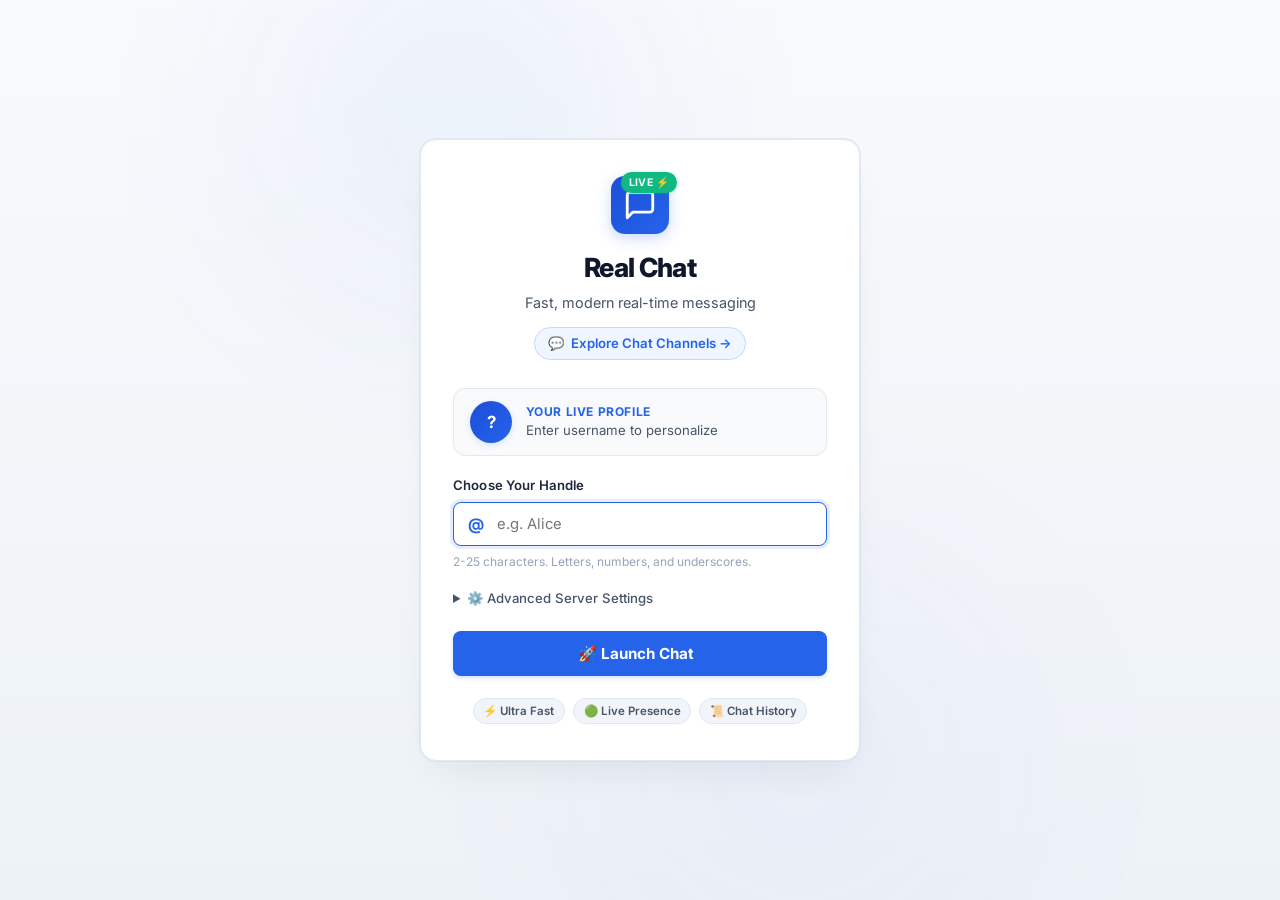
<file: frontend/index.html>
<!DOCTYPE html>
<html lang="en">
<head>
  <meta charset="UTF-8">
  <meta name="viewport" content="width=device-width, initial-scale=1.0">
  <title>Real Chat</title>
  <link rel="stylesheet" href="style.css">
  <link rel="preconnect" href="https://fonts.googleapis.com">
  <link rel="preconnect" href="https://fonts.gstatic.com" crossorigin>
  <link href="https://fonts.googleapis.com/css2?family=Inter:wght@400;500;600;700&display=swap" rel="stylesheet">
</head>
<body>
  <div id="app" class="app-container">

    <!-- ================= JOIN / LOGIN SCREEN ================= -->
    <section id="join-screen" class="screen active">
      <!-- Ambient Backlight Orbs -->
      <div class="ambient-glow glow-1"></div>
      <div class="ambient-glow glow-2"></div>
      <div class="ambient-glow glow-3"></div>

      <div class="join-card glassmorphism">
        <div class="brand-header">
          <div class="brand-icon-wrapper">
            <div class="brand-icon gradient-glow">
              <svg viewBox="0 0 24 24" width="34" height="34" fill="none" stroke="currentColor" stroke-width="2" stroke-linecap="round" stroke-linejoin="round">
                <path d="M21 15a2 2 0 0 1-2 2H7l-4 4V5a2 2 0 0 1 2-2h14a2 2 0 0 1 2 2z"></path>
              </svg>
            </div>
            <span class="status-pulse-badge">LIVE ⚡</span>
          </div>

          <h1 class="gradient-title">Real Chat</h1>
          <p class="brand-subtitle">Fast, modern real-time messaging</p>
          
          <div class="hero-nav-switch">
            <a href="rooms.html" class="nav-link-btn gradient-border-btn" title="Explore Chat Rooms">
              <span class="nav-icon">💬</span>
              <span>Explore Chat Channels →</span>
            </a>
          </div>
        </div>

        <div id="join-error" class="alert-banner hidden" role="alert"></div>

        <!-- Live Avatar Identity Preview -->
        <div class="avatar-preview-box">
          <div class="avatar-preview" id="join-avatar-preview">?</div>
          <div class="avatar-meta">
            <span class="avatar-label">Your Live Profile</span>
            <span class="avatar-sub" id="avatar-sub-text">Enter username to personalize</span>
          </div>
        </div>

        <form id="join-form" class="join-form" autocomplete="off">
          <div class="form-group">
            <label for="username-input">Choose Your Handle</label>
            <div class="input-wrapper glowing-input">
              <span class="input-icon">@</span>
              <input 
                type="text" 
                id="username-input" 
                name="username" 
                placeholder="e.g. Alice" 
                maxlength="25" 
                required 
                autofocus
              >
            </div>
            <span class="input-hint">2-25 characters. Letters, numbers, and underscores.</span>
          </div>

          <details class="server-config-toggle">
            <summary>⚙️ Advanced Server Settings</summary>
            <div class="form-group config-field">
              <label for="server-url-input">WebSocket Base URL</label>
              <input 
                type="text" 
                id="server-url-input" 
                name="serverUrl" 
                value="ws://localhost:8000/ws" 
                placeholder="ws://localhost:8000/ws"
              >
              <span class="input-hint">Target endpoint: <code>{base_url}/{username}</code></span>
            </div>
          </details>

          <button type="submit" id="join-btn" class="btn btn-vibrant btn-block">
            <span class="btn-text">🚀 Launch Chat</span>
            <span class="btn-spinner hidden"></span>
          </button>

          <!-- Feature Pills -->
          <div class="feature-pills">
            <span class="pill">⚡ Ultra Fast</span>
            <span class="pill">🟢 Live Presence</span>
            <span class="pill">📜 Chat History</span>
          </div>
        </form>
      </div>
    </section>

    <!-- ================= MAIN CHAT SCREEN ================= -->
    <section id="chat-screen" class="screen hidden">
      <!-- Chat Header -->
      <header class="chat-header">
        <div class="chat-header-left">
          <button id="toggle-sidebar-btn" class="icon-btn mobile-only" aria-label="Toggle Online Users">
            <svg viewBox="0 0 24 24" width="22" height="22" fill="none" stroke="currentColor" stroke-width="2">
              <line x1="3" y1="12" x2="21" y2="12"></line>
              <line x1="3" y1="6" x2="21" y2="6"></line>
              <line x1="3" y1="18" x2="21" y2="18"></line>
            </svg>
          </button>
          <div class="header-brand">
            <div class="header-status-indicator online"></div>
            <div>
              <h2>Real Chat</h2>
              <p class="connection-status" id="connection-status">Global Room • Connected</p>
            </div>
          </div>
        </div>

        <div class="chat-header-right">
          <a href="rooms.html" class="nav-link-btn" title="Explore Multi-User Rooms">
            <span>Rooms</span>
          </a>
          <div class="current-user-badge">
            <div class="avatar avatar-sm" id="current-user-avatar">?</div>
            <span class="current-user-name" id="current-user-name">User</span>
          </div>
          <button id="leave-btn" class="btn btn-secondary btn-sm" title="Leave Chat">
            <svg viewBox="0 0 24 24" width="16" height="16" fill="none" stroke="currentColor" stroke-width="2">
              <path d="M9 21H5a2 2 0 0 1-2-2V5a2 2 0 0 1 2-2h4"></path>
              <polyline points="16 17 21 12 16 7"></polyline>
              <line x1="21" y1="12" x2="9" y2="12"></line>
            </svg>
            <span>Leave</span>
          </button>
        </div>
      </header>

      <!-- Chat Body -->
      <div class="chat-body">
        <!-- Online Users Sidebar -->
        <aside id="online-users-sidebar" class="sidebar">
          <div class="sidebar-header">
            <h3>Online Users</h3>
            <span class="user-count-badge" id="online-count">0</span>
          </div>
          <div class="sidebar-content">
            <ul id="users-list" class="users-list">
              <!-- Populated dynamically -->
            </ul>
          </div>
        </aside>

        <!-- Sidebar overlay for mobile -->
        <div id="sidebar-overlay" class="sidebar-overlay hidden"></div>

        <!-- Chat Main Area -->
        <main class="chat-main">
          <!-- Notification Toast (for errors/alerts during active session) -->
          <div id="chat-alert" class="chat-alert hidden" role="alert"></div>

          <!-- Messages Container -->
          <div id="messages-container" class="messages-container">
            <div id="empty-state" class="empty-state">
              <div class="empty-icon">💬</div>
              <p>No messages yet. Send a message to start the conversation!</p>
            </div>
            <!-- Messages rendered dynamically -->
          </div>

          <!-- Auto-scroll helper button -->
          <button id="scroll-bottom-btn" class="scroll-bottom-btn hidden" aria-label="Scroll to bottom">
            <svg viewBox="0 0 24 24" width="18" height="18" fill="none" stroke="currentColor" stroke-width="2">
              <polyline points="6 9 12 15 18 9"></polyline>
            </svg>
            <span>New messages</span>
          </button>

          <!-- Message Input Form -->
          <footer class="chat-footer">
            <form id="message-form" class="message-form" autocomplete="off">
              <div class="message-input-wrapper">
                <input 
                  type="text" 
                  id="message-input" 
                  placeholder="Type a message..." 
                  maxlength="2000"
                  required
                >
              </div>
              <button type="submit" id="send-btn" class="btn btn-primary send-btn" aria-label="Send message">
                <span class="send-btn-label">Send</span>
                <svg viewBox="0 0 24 24" width="18" height="18" fill="none" stroke="currentColor" stroke-width="2">
                  <line x1="22" y1="2" x2="11" y2="13"></line>
                  <polygon points="22 2 15 22 11 13 2 9 22 2"></polygon>
                </svg>
              </button>
            </form>
          </footer>
        </main>
      </div>
    </section>

  </div>

  <script src="app.js"></script>
</body>
</html>
</file>
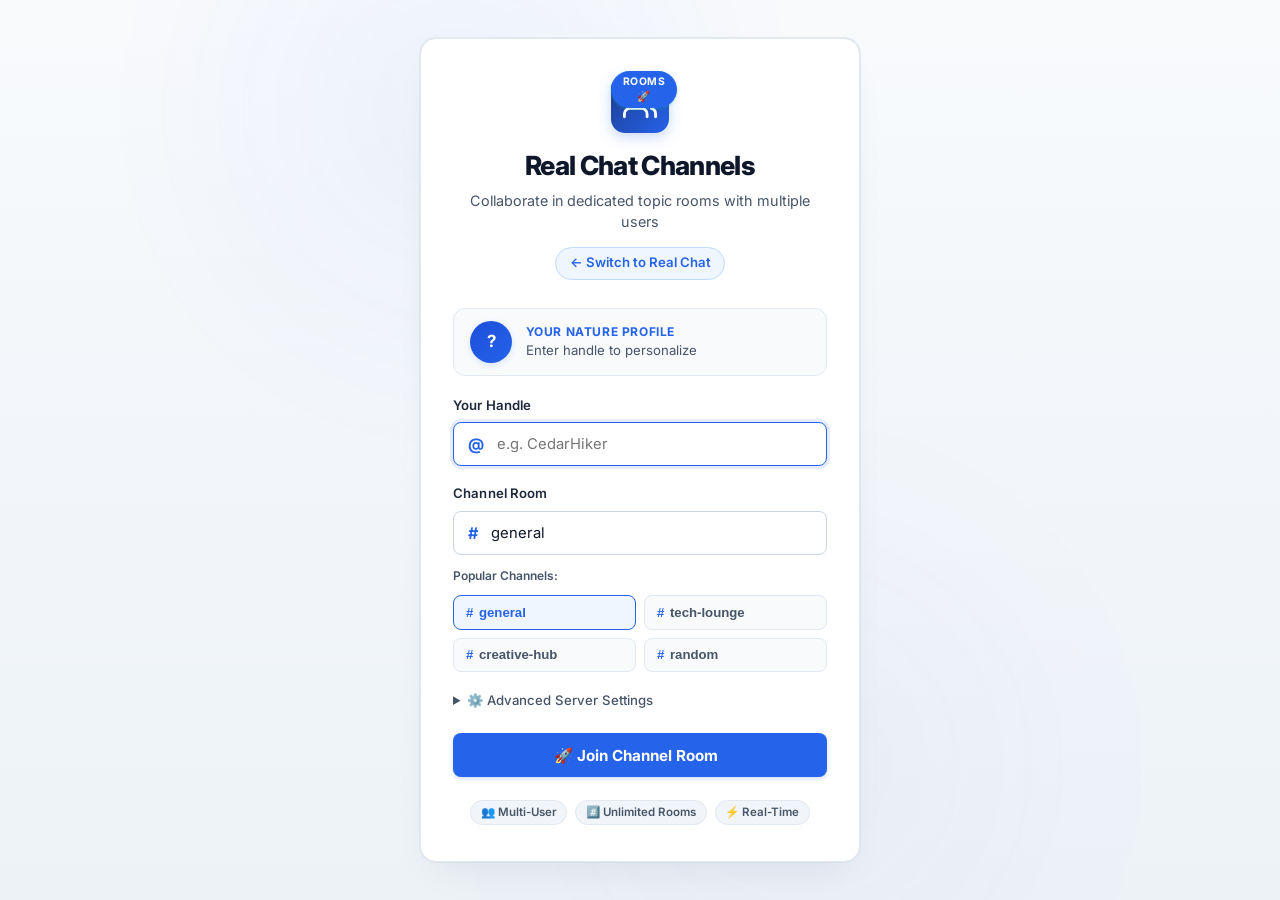
<file: frontend/rooms.html>
<!DOCTYPE html>
<html lang="en">
<head>
  <meta charset="UTF-8">
  <meta name="viewport" content="width=device-width, initial-scale=1.0">
  <title>Real Chat - Channels</title>
  <link rel="stylesheet" href="style.css">
  <link rel="preconnect" href="https://fonts.googleapis.com">
  <link rel="preconnect" href="https://fonts.gstatic.com" crossorigin>
  <link href="https://fonts.googleapis.com/css2?family=Inter:wght@400;500;600;700&display=swap" rel="stylesheet">
</head>
<body>
  <div id="app" class="app-container">

    <!-- ================= JOIN / ROOM SELECTION SCREEN ================= -->
    <section id="join-screen" class="screen active">
      <!-- Ambient Backlight Orbs -->
      <div class="ambient-glow glow-1"></div>
      <div class="ambient-glow glow-2"></div>
      <div class="ambient-glow glow-3"></div>

      <div class="join-card glassmorphism">
        <div class="brand-header">
          <div class="brand-icon-wrapper">
            <div class="brand-icon gradient-glow-rooms">
              <svg viewBox="0 0 24 24" width="34" height="34" fill="none" stroke="currentColor" stroke-width="2" stroke-linecap="round" stroke-linejoin="round">
                <path d="M17 21v-2a4 4 0 0 0-4-4H5a4 4 0 0 0-4 4v2"></path>
                <circle cx="9" cy="7" r="4"></circle>
                <path d="M23 21v-2a4 4 0 0 0-3-3.87"></path>
                <path d="M16 3.13a4 4 0 0 1 0 7.75"></path>
              </svg>
            </div>
            <span class="status-pulse-badge rooms-badge">ROOMS 🚀</span>
          </div>

          <h1 class="gradient-title">Real Chat Channels</h1>
          <p class="brand-subtitle">Collaborate in dedicated topic rooms with multiple users</p>
          
          <div class="hero-nav-switch">
            <a href="index.html" class="nav-link-btn gradient-border-btn" title="Back to Real Chat">
              <span>← Switch to Real Chat</span>
            </a>
          </div>
        </div>

        <div id="join-error" class="alert-banner hidden" role="alert"></div>

        <!-- Live Avatar Identity Preview -->
        <div class="avatar-preview-box">
          <div class="avatar-preview" id="join-avatar-preview">?</div>
          <div class="avatar-meta">
            <span class="avatar-label">Your Nature Profile</span>
            <span class="avatar-sub" id="avatar-sub-text">Enter handle to personalize</span>
          </div>
        </div>

        <form id="join-form" class="join-form" autocomplete="off">
          <div class="form-group">
            <label for="username-input">Your Handle</label>
            <div class="input-wrapper glowing-input">
              <span class="input-icon">@</span>
              <input 
                type="text" 
                id="username-input" 
                name="username" 
                placeholder="e.g. CedarHiker" 
                maxlength="25" 
                required 
                autofocus
              >
            </div>
          </div>

          <div class="form-group">
            <label for="room-input">Channel Room</label>
            <div class="input-wrapper glowing-input">
              <span class="input-icon">#</span>
              <input 
                type="text" 
                id="room-input" 
                name="room" 
                value="general" 
                placeholder="e.g. general, tech-lounge, random" 
                maxlength="30" 
                required
              >
            </div>
            
            <span class="room-presets-label">Popular Channels:</span>
            <div class="room-presets-grid">
              <button type="button" class="room-preset-btn selected" data-room="general">
                <span class="room-hash">#</span> general
              </button>
              <button type="button" class="room-preset-btn" data-room="tech-lounge">
                <span class="room-hash">#</span> tech-lounge
              </button>
              <button type="button" class="room-preset-btn" data-room="creative-hub">
                <span class="room-hash">#</span> creative-hub
              </button>
              <button type="button" class="room-preset-btn" data-room="random">
                <span class="room-hash">#</span> random
              </button>
            </div>
          </div>

          <details class="server-config-toggle">
            <summary>⚙️ Advanced Server Settings</summary>
            <div class="form-group config-field">
              <label for="server-url-input">WebSocket Base URL</label>
              <input 
                type="text" 
                id="server-url-input" 
                name="serverUrl" 
                value="ws://localhost:8000/ws" 
                placeholder="ws://localhost:8000/ws"
              >
              <span class="input-hint">Default connection: <code>{base_url}/{room}/{username}</code></span>
            </div>
          </details>

          <button type="submit" id="join-btn" class="btn btn-vibrant btn-block">
            <span class="btn-text">🚀 Join Channel Room</span>
            <span class="btn-spinner hidden"></span>
          </button>

          <!-- Feature Pills -->
          <div class="feature-pills">
            <span class="pill">👥 Multi-User</span>
            <span class="pill">#️⃣ Unlimited Rooms</span>
            <span class="pill">⚡ Real-Time</span>
          </div>
        </form>
      </div>
    </section>

    <!-- ================= MAIN ROOM CHAT SCREEN ================= -->
    <section id="chat-screen" class="screen hidden">
      <!-- Chat Header -->
      <header class="chat-header">
        <div class="chat-header-left">
          <button id="toggle-sidebar-btn" class="icon-btn mobile-only" aria-label="Toggle Online Room Members">
            <svg viewBox="0 0 24 24" width="22" height="22" fill="none" stroke="currentColor" stroke-width="2">
              <line x1="3" y1="12" x2="21" y2="12"></line>
              <line x1="3" y1="6" x2="21" y2="6"></line>
              <line x1="3" y1="18" x2="21" y2="18"></line>
            </svg>
          </button>
          <div class="header-brand">
            <div class="header-status-indicator online"></div>
            <div>
              <div style="display: flex; align-items: center; gap: 0.5rem;">
                <h2 id="room-display-name">#general</h2>
                <span class="room-header-badge" id="room-badge">Room Chat</span>
              </div>
              <p class="connection-status" id="connection-status">Connected</p>
            </div>
          </div>
        </div>

        <div class="chat-header-right">
          <div class="current-user-badge">
            <div class="avatar avatar-sm" id="current-user-avatar">?</div>
            <span class="current-user-name" id="current-user-name">User</span>
          </div>
          <button id="leave-btn" class="btn btn-secondary btn-sm" title="Leave Room">
            <svg viewBox="0 0 24 24" width="16" height="16" fill="none" stroke="currentColor" stroke-width="2">
              <path d="M9 21H5a2 2 0 0 1-2-2V5a2 2 0 0 1 2-2h4"></path>
              <polyline points="16 17 21 12 16 7"></polyline>
              <line x1="21" y1="12" x2="9" y2="12"></line>
            </svg>
            <span>Leave Room</span>
          </button>
        </div>
      </header>

      <!-- Chat Body -->
      <div class="chat-body">
        <!-- Room Users Sidebar -->
        <aside id="online-users-sidebar" class="sidebar">
          <div class="sidebar-header">
            <h3>Room Members</h3>
            <span class="user-count-badge" id="online-count">0</span>
          </div>
          <div class="sidebar-content">
            <ul id="users-list" class="users-list">
              <!-- Populated dynamically -->
            </ul>
          </div>
        </aside>

        <!-- Sidebar overlay for mobile -->
        <div id="sidebar-overlay" class="sidebar-overlay hidden"></div>

        <!-- Room Chat Main Area -->
        <main class="chat-main">
          <!-- Notification Toast -->
          <div id="chat-alert" class="chat-alert hidden" role="alert"></div>

          <!-- Messages Container -->
          <div id="messages-container" class="messages-container">
            <div id="empty-state" class="empty-state">
              <div class="empty-icon">👥</div>
              <p id="empty-state-text">Welcome to the room! Be the first to start the conversation.</p>
            </div>
            <!-- Messages rendered dynamically -->
          </div>

          <!-- Auto-scroll helper button -->
          <button id="scroll-bottom-btn" class="scroll-bottom-btn hidden" aria-label="Scroll to bottom">
            <svg viewBox="0 0 24 24" width="18" height="18" fill="none" stroke="currentColor" stroke-width="2">
              <polyline points="6 9 12 15 18 9"></polyline>
            </svg>
            <span>New messages</span>
          </button>

          <!-- Message Input Form -->
          <footer class="chat-footer">
            <form id="message-form" class="message-form" autocomplete="off">
              <div class="message-input-wrapper">
                <input 
                  type="text" 
                  id="message-input" 
                  placeholder="Message #general..." 
                  maxlength="2000"
                  required
                >
              </div>
              <button type="submit" id="send-btn" class="btn btn-primary send-btn" aria-label="Send message">
                <span class="send-btn-label">Send</span>
                <svg viewBox="0 0 24 24" width="18" height="18" fill="none" stroke="currentColor" stroke-width="2">
                  <line x1="22" y1="2" x2="11" y2="13"></line>
                  <polygon points="22 2 15 22 11 13 2 9 22 2"></polygon>
                </svg>
              </button>
            </form>
          </footer>
        </main>
      </div>
    </section>

  </div>

  <script src="rooms.js"></script>
</body>
</html>
</file>
<file: frontend/style.css>
/* ==========================================================================
   REAL CHAT - CLEAN MNC ENTERPRISE DESIGN SYSTEM
   Inspired by Apple, Google Workspace, Slack, Microsoft Teams & Linear.
   Ultra-clean, neat, modern, and distraction-free corporate background.
   ========================================================================== */

:root {
  /* Clean Corporate Palette */
  --primary: #2563eb;               /* Enterprise Royal Blue */
  --primary-hover: #1d4ed8;         /* Deep Corporate Blue */
  --primary-light: #eff6ff;         /* Soft Blue Tint */
  --primary-dark: #1e3a8a;          /* Navy Accent */

  /* Neutral Enterprise Surfaces */
  --bg-app: #f8fafc;                /* Crisp Off-White Slate Canvas */
  --bg-surface: #ffffff;            /* Pure Crisp White */
  --bg-surface-elevated: #ffffff;
  --bg-surface-subtle: #f1f5f9;     /* Light Neutral Slate */
  --border-color: #e2e8f0;          /* Clean 1px Slate Divider */
  --border-focus: #2563eb;          /* Enterprise Focus Ring */
  --border-hover: #cbd5e1;

  /* Typography Colors (Maximum Contrast & Readability) */
  --text-main: #0f172a;             /* Deep Charcoal / Slate 900 */
  --text-muted: #475569;            /* Slate 600 Secondary */
  --text-dim: #94a3b8;              /* Slate 400 Hint */

  /* Enterprise Status Indicators */
  --color-online: #10b981;          /* Active Presence Green */
  --color-offline: #94a3b8;         /* Away / Offline Slate */
  --color-danger: #ef4444;          /* Alert Red */
  --color-danger-bg: #fef2f2;
  --color-warning: #f59e0b;
  --color-joined: #2563eb;
  --color-left: #64748b;

  /* Clean Message Bubbles */
  --outgoing-bg: #2563eb;           /* Clean Solid Enterprise Blue */
  --outgoing-text: #ffffff;         /* Pure White Text */
  --outgoing-time: rgba(255, 255, 255, 0.8);
  --incoming-bg: #f1f5f9;           /* Clean Light Slate Surface */
  --incoming-text: #0f172a;         /* Deep Charcoal Text */
  --incoming-border: #e2e8f0;

  /* Radii & Apple/Stripe-grade Shadows */
  --radius-sm: 8px;
  --radius-md: 12px;
  --radius-lg: 16px;
  --radius-full: 9999px;

  --shadow-sm: 0 1px 2px 0 rgba(0, 0, 0, 0.05);
  --shadow-md: 0 4px 6px -1px rgba(0, 0, 0, 0.07), 0 2px 4px -2px rgba(0, 0, 0, 0.05);
  --shadow-lg: 0 10px 25px -3px rgba(0, 0, 0, 0.08), 0 4px 6px -4px rgba(0, 0, 0, 0.04);
  --shadow-card: 0 20px 40px -15px rgba(15, 23, 42, 0.08), 0 0 0 1px rgba(226, 232, 240, 0.9);

  --font-family: 'Inter', -apple-system, BlinkMacSystemFont, 'Segoe UI', Roboto, Helvetica, Arial, sans-serif;
  --transition-fast: 0.15s ease;
  --transition-normal: 0.25s ease;
}

/* ==========================================================================
   RESET & BASE STYLES
   ========================================================================== */
*, *::before, *::after {
  box-sizing: border-box;
  margin: 0;
  padding: 0;
}

html, body {
  height: 100%;
  width: 100%;
  font-family: var(--font-family);
  background-color: var(--bg-app);
  color: var(--text-main);
  line-height: 1.5;
  -webkit-font-smoothing: antialiased;
  -moz-osx-font-smoothing: grayscale;
  overflow: hidden;
}

/* ==========================================================================
   APP CONTAINER & SCREEN MANAGEMENT
   ========================================================================== */
.app-container {
  height: 100vh;
  width: 100vw;
  display: flex;
  overflow: hidden;
  position: relative;
  background-color: var(--bg-app);
}

.screen {
  height: 100%;
  width: 100%;
  display: flex;
  transition: opacity var(--transition-normal), visibility var(--transition-normal);
}

.screen.hidden {
  display: none !important;
  opacity: 0;
  visibility: hidden;
}

.screen.active {
  display: flex;
  opacity: 1;
  visibility: visible;
}

/* ==========================================================================
   JOIN / LOGIN SCREEN (NEAT, CLEAR MNC CORPORATE DESIGN)
   ========================================================================== */
#join-screen {
  align-items: center;
  justify-content: center;
  background: linear-gradient(180deg, #f8fafc 0%, #edf2f7 100%);
  position: relative;
  overflow: hidden;
  padding: 1.5rem;
}

/* Clean, Minimalist Ambient Tone */
.ambient-glow {
  position: absolute;
  border-radius: 50%;
  filter: blur(120px);
  pointer-events: none;
  opacity: 0.45;
}

.glow-1 {
  width: 400px;
  height: 400px;
  background: rgba(37, 99, 235, 0.12);
  top: -10%;
  left: 20%;
}

.glow-2 {
  width: 450px;
  height: 450px;
  background: rgba(99, 102, 241, 0.09);
  bottom: -10%;
  right: 20%;
}

.glow-3 {
  display: none;
}

/* Enterprise Join Card */
.join-card {
  width: 100%;
  max-width: 440px;
  background: #ffffff;
  border: 1px solid var(--border-color);
  border-radius: var(--radius-lg);
  box-shadow: var(--shadow-card);
  padding: 2.25rem 2rem;
  position: relative;
  z-index: 5;
  animation: cleanFadeIn 0.3s cubic-bezier(0.16, 1, 0.3, 1);
}

@keyframes cleanFadeIn {
  from {
    opacity: 0;
    transform: translateY(12px);
  }
  to {
    opacity: 1;
    transform: translateY(0);
  }
}

/* Brand Header */
.brand-header {
  text-align: center;
  margin-bottom: 1.75rem;
}

.brand-icon-wrapper {
  position: relative;
  display: inline-block;
  margin-bottom: 0.85rem;
}

.brand-icon {
  width: 58px;
  height: 58px;
  border-radius: 14px;
  display: flex;
  align-items: center;
  justify-content: center;
  color: white;
  margin: 0 auto;
  background-color: var(--primary);
  box-shadow: 0 4px 14px rgba(37, 99, 235, 0.25);
}

.gradient-glow {
  background: linear-gradient(135deg, #1d4ed8 0%, #2563eb 100%);
}

.gradient-glow-rooms {
  background: linear-gradient(135deg, #1e3a8a 0%, #2563eb 100%);
}

.status-pulse-badge {
  position: absolute;
  top: -4px;
  right: -8px;
  font-size: 0.65rem;
  font-weight: 700;
  letter-spacing: 0.04em;
  padding: 0.18rem 0.5rem;
  border-radius: var(--radius-full);
  background: #10b981;
  color: white;
  box-shadow: 0 1px 3px rgba(16, 185, 129, 0.3);
}

.rooms-badge {
  background: var(--primary);
}

.gradient-title {
  font-size: 1.65rem;
  font-weight: 800;
  letter-spacing: -0.025em;
  color: #0f172a;
  margin-bottom: 0.35rem;
}

.brand-subtitle {
  color: var(--text-muted);
  font-size: 0.9rem;
  line-height: 1.45;
}

.hero-nav-switch {
  margin-top: 0.85rem;
}

.nav-link-btn {
  display: inline-flex;
  align-items: center;
  gap: 0.4rem;
  font-size: 0.825rem;
  font-weight: 600;
  color: var(--primary);
  text-decoration: none;
  padding: 0.35rem 0.85rem;
  border-radius: var(--radius-full);
  background-color: var(--primary-light);
  border: 1px solid #bfdbfe;
  transition: all var(--transition-fast);
}

.nav-link-btn:hover {
  background-color: #dbeafe;
  color: var(--primary-hover);
}

/* Avatar Preview Box */
.avatar-preview-box {
  display: flex;
  align-items: center;
  gap: 0.85rem;
  padding: 0.75rem 1rem;
  background: #f8fafc;
  border: 1px solid var(--border-color);
  border-radius: var(--radius-md);
  margin-bottom: 1.25rem;
}

.avatar-preview {
  width: 42px;
  height: 42px;
  border-radius: 50%;
  background: linear-gradient(135deg, #1d4ed8, #2563eb);
  color: white;
  font-weight: 700;
  font-size: 1.05rem;
  display: flex;
  align-items: center;
  justify-content: center;
  flex-shrink: 0;
  box-shadow: 0 2px 6px rgba(37, 99, 235, 0.15);
}

.avatar-meta {
  display: flex;
  flex-direction: column;
}

.avatar-label {
  font-size: 0.75rem;
  font-weight: 700;
  text-transform: uppercase;
  letter-spacing: 0.05em;
  color: var(--primary);
}

.avatar-sub {
  font-size: 0.825rem;
  color: var(--text-muted);
}

/* Forms & Clean Enterprise Inputs */
.join-form {
  display: flex;
  flex-direction: column;
  gap: 1.15rem;
}

.form-group {
  display: flex;
  flex-direction: column;
  gap: 0.4rem;
}

.form-group label {
  font-size: 0.825rem;
  font-weight: 600;
  color: #1e293b;
  letter-spacing: 0.01em;
}

.input-wrapper {
  position: relative;
  display: flex;
  align-items: center;
  background: #ffffff;
  border: 1px solid #cbd5e1;
  border-radius: var(--radius-sm);
  transition: all var(--transition-fast);
}

.input-wrapper:hover {
  border-color: #94a3b8;
}

.input-wrapper:focus-within {
  border-color: var(--primary);
  box-shadow: 0 0 0 3px rgba(37, 99, 235, 0.12);
}

.input-icon {
  padding-left: 0.85rem;
  font-weight: 700;
  color: var(--primary);
  user-select: none;
}

.input-wrapper input {
  width: 100%;
  padding: 0.75rem 0.85rem;
  font-size: 0.925rem;
  border: none;
  background: transparent;
  outline: none;
  color: var(--text-main);
  font-family: inherit;
}

.input-hint {
  font-size: 0.75rem;
  color: var(--text-dim);
}

/* Room Presets Grid (rooms.html) */
.room-presets-label {
  font-size: 0.75rem;
  font-weight: 600;
  color: var(--text-muted);
  margin-top: 0.35rem;
}

.room-presets-grid {
  display: grid;
  grid-template-columns: repeat(2, 1fr);
  gap: 0.5rem;
  margin-top: 0.25rem;
}

.room-preset-btn {
  display: flex;
  align-items: center;
  gap: 0.35rem;
  padding: 0.55rem 0.75rem;
  border-radius: var(--radius-sm);
  background: #f8fafc;
  border: 1px solid var(--border-color);
  font-size: 0.825rem;
  font-weight: 600;
  color: var(--text-muted);
  cursor: pointer;
  transition: all var(--transition-fast);
  text-align: left;
}

.room-preset-btn:hover {
  background: var(--primary-light);
  border-color: #bfdbfe;
  color: var(--primary);
}

.room-preset-btn.selected {
  background: var(--primary-light);
  border-color: var(--primary);
  color: var(--primary);
  font-weight: 700;
}

.room-hash {
  color: var(--primary);
  font-weight: 700;
}

/* Advanced Server Toggle */
.server-config-toggle {
  font-size: 0.825rem;
  color: var(--text-muted);
  margin-top: -0.25rem;
}

.server-config-toggle summary {
  cursor: pointer;
  user-select: none;
  padding: 0.25rem 0;
  color: var(--text-muted);
  font-weight: 500;
}

.server-config-toggle summary:hover {
  color: var(--primary);
}

.config-field {
  margin-top: 0.65rem;
}

/* Buttons */
.btn {
  display: inline-flex;
  align-items: center;
  justify-content: center;
  gap: 0.5rem;
  padding: 0.75rem 1.25rem;
  font-size: 0.925rem;
  font-weight: 600;
  border-radius: var(--radius-sm);
  border: none;
  cursor: pointer;
  transition: all var(--transition-fast);
  font-family: inherit;
}

.btn:disabled {
  opacity: 0.6;
  cursor: not-allowed;
}

.btn-primary {
  background-color: var(--primary);
  color: white;
}

.btn-primary:hover:not(:disabled) {
  background-color: var(--primary-hover);
}

.btn-secondary {
  background-color: #ffffff;
  color: #1e293b;
  border: 1px solid var(--border-color);
}

.btn-secondary:hover:not(:disabled) {
  background-color: #f8fafc;
  color: var(--primary);
}

.btn-block {
  width: 100%;
}

.btn-sm {
  padding: 0.4rem 0.75rem;
  font-size: 0.825rem;
}

/* Action Button */
.btn-vibrant {
  background-color: var(--primary);
  color: white;
  font-weight: 700;
  font-size: 0.95rem;
  padding: 0.8rem 1.25rem;
  border-radius: var(--radius-sm);
  box-shadow: 0 2px 4px rgba(37, 99, 235, 0.2);
  transition: all var(--transition-fast);
}

.btn-vibrant:hover:not(:disabled) {
  background-color: var(--primary-hover);
  box-shadow: 0 4px 8px rgba(37, 99, 235, 0.3);
}

.icon-btn {
  background: transparent;
  border: none;
  color: var(--text-muted);
  cursor: pointer;
  padding: 0.5rem;
  display: flex;
  align-items: center;
  justify-content: center;
  border-radius: var(--radius-sm);
}

.icon-btn:hover {
  color: var(--primary);
  background-color: var(--primary-light);
}

/* Feature Pills */
.feature-pills {
  display: flex;
  align-items: center;
  justify-content: center;
  gap: 0.5rem;
  margin-top: 0.25rem;
  flex-wrap: wrap;
}

.feature-pills .pill {
  font-size: 0.72rem;
  font-weight: 600;
  color: #475569;
  background: #f1f5f9;
  border: 1px solid #e2e8f0;
  padding: 0.2rem 0.6rem;
  border-radius: var(--radius-full);
}

/* Alert Banner */
.alert-banner {
  padding: 0.75rem 1rem;
  border-radius: var(--radius-sm);
  font-size: 0.875rem;
  font-weight: 500;
  margin-bottom: 1.25rem;
  display: flex;
  align-items: center;
  gap: 0.5rem;
  background-color: var(--color-danger-bg);
  color: var(--color-danger);
  border: 1px solid rgba(239, 68, 68, 0.2);
}

.alert-banner.hidden {
  display: none !important;
}

/* ==========================================================================
   MAIN CHAT SCREEN (NEAT, CLEAR MNC WORKSPACE THEME)
   ========================================================================== */
#chat-screen {
  flex-direction: column;
  background-color: #ffffff;
}

/* Enterprise Header */
.chat-header {
  height: 60px;
  background-color: #ffffff;
  border-bottom: 1px solid var(--border-color);
  padding: 0 1.5rem;
  display: flex;
  align-items: center;
  justify-content: space-between;
  z-index: 10;
}

.chat-header-left {
  display: flex;
  align-items: center;
  gap: 1rem;
}

.header-brand {
  display: flex;
  align-items: center;
  gap: 0.75rem;
}

.header-brand h2 {
  font-size: 1.05rem;
  font-weight: 700;
  color: #0f172a;
  letter-spacing: -0.01em;
}

.connection-status {
  font-size: 0.775rem;
  color: var(--color-online);
  font-weight: 600;
}

.connection-status.offline {
  color: var(--color-offline);
}

.header-status-indicator {
  width: 9px;
  height: 9px;
  border-radius: 50%;
  background-color: var(--color-online);
}

.header-status-indicator.offline {
  background-color: var(--color-offline);
}

.chat-header-right {
  display: flex;
  align-items: center;
  gap: 0.75rem;
}

.current-user-badge {
  display: flex;
  align-items: center;
  gap: 0.5rem;
  padding: 0.25rem 0.75rem 0.25rem 0.35rem;
  border-radius: var(--radius-full);
  background-color: #f8fafc;
  border: 1px solid var(--border-color);
}

.current-user-name {
  font-size: 0.85rem;
  font-weight: 600;
  color: #0f172a;
}

/* User Avatars */
.avatar {
  width: 32px;
  height: 32px;
  border-radius: 50%;
  display: flex;
  align-items: center;
  justify-content: center;
  font-weight: 700;
  font-size: 0.8rem;
  color: white;
  user-select: none;
  background-color: var(--primary);
}

.avatar-sm {
  width: 26px;
  height: 26px;
  font-size: 0.75rem;
}

/* ==========================================================================
   CHAT BODY & SIDEBAR
   ========================================================================== */
.chat-body {
  flex: 1;
  display: flex;
  overflow: hidden;
  height: calc(100vh - 60px);
}

.sidebar {
  width: 260px;
  background-color: #f8fafc;
  border-right: 1px solid var(--border-color);
  display: flex;
  flex-direction: column;
  z-index: 5;
  transition: transform var(--transition-normal);
}

.sidebar-header {
  padding: 1rem 1.25rem;
  border-bottom: 1px solid var(--border-color);
  display: flex;
  align-items: center;
  justify-content: space-between;
}

.sidebar-header h3 {
  font-size: 0.8rem;
  font-weight: 700;
  text-transform: uppercase;
  letter-spacing: 0.05em;
  color: #64748b;
}

.user-count-badge {
  background-color: #e2e8f0;
  color: #334155;
  font-size: 0.725rem;
  font-weight: 700;
  padding: 0.15rem 0.5rem;
  border-radius: var(--radius-full);
}

.sidebar-content {
  flex: 1;
  overflow-y: auto;
  padding: 0.75rem;
  background-color: #f8fafc;
}

.users-list {
  list-style: none;
  display: flex;
  flex-direction: column;
  gap: 0.25rem;
}

.user-item {
  display: flex;
  align-items: center;
  gap: 0.65rem;
  padding: 0.5rem 0.65rem;
  border-radius: var(--radius-sm);
  transition: background-color var(--transition-fast);
}

.user-item:hover {
  background-color: #e2e8f0;
}

.user-item.is-self {
  background-color: #e0f2fe;
}

.user-avatar-wrap {
  position: relative;
}

.user-status-dot {
  position: absolute;
  bottom: -1px;
  right: -1px;
  width: 8px;
  height: 8px;
  border-radius: 50%;
  background-color: #10b981;
  border: 1.5px solid #ffffff;
}

.user-name-text {
  flex: 1;
  font-size: 0.875rem;
  font-weight: 500;
  color: #1e293b;
  overflow: hidden;
  text-overflow: ellipsis;
  white-space: nowrap;
}

.self-tag {
  font-size: 0.7rem;
  background-color: var(--primary);
  color: white;
  padding: 0.1rem 0.35rem;
  border-radius: var(--radius-sm);
  font-weight: 600;
}

/* ==========================================================================
   CHAT MAIN CONTAINER (NEAT & CLEAR BACKGROUND)
   ========================================================================== */
.chat-main {
  flex: 1;
  display: flex;
  flex-direction: column;
  height: 100%;
  position: relative;
  background-color: #ffffff;
  overflow: hidden;
}

/* Active Session Alert Banner */
.chat-alert {
  position: absolute;
  top: 10px;
  left: 50%;
  transform: translateX(-50%);
  z-index: 15;
  background-color: var(--color-danger-bg);
  border: 1px solid var(--color-danger);
  color: var(--color-danger);
  font-weight: 600;
  font-size: 0.85rem;
  padding: 0.5rem 1rem;
  border-radius: var(--radius-full);
  box-shadow: var(--shadow-sm);
  animation: slideDown 0.2s ease-out;
}

@keyframes slideDown {
  from { opacity: 0; transform: translate(-50%, -8px); }
  to { opacity: 1; transform: translate(-50%, 0); }
}

/* Messages Container - Neat, Clear, Professional MNC Background */
.messages-container {
  flex: 1;
  overflow-y: auto;
  padding: 1.5rem 2rem;
  display: flex;
  flex-direction: column;
  gap: 1rem;
  scroll-behavior: smooth;
  background-color: #ffffff;
  /* Pristine clean background - distraction-free */
}

/* Clean Empty State */
.empty-state {
  margin: auto;
  text-align: center;
  color: var(--text-muted);
  display: flex;
  flex-direction: column;
  align-items: center;
  gap: 0.5rem;
  padding: 2rem;
  max-width: 360px;
}

.empty-icon {
  font-size: 2.25rem;
  color: var(--text-dim);
}

.empty-state p {
  font-size: 0.925rem;
  line-height: 1.5;
}

/* Message Rows */
.message-row {
  display: flex;
  align-items: flex-end;
  gap: 0.65rem;
  max-width: 75%;
  animation: messageFade 0.15s ease-out;
}

@keyframes messageFade {
  from { opacity: 0; transform: translateY(4px); }
  to { opacity: 1; transform: translateY(0); }
}

.message-row.outgoing {
  margin-left: auto;
  flex-direction: row-reverse;
}

.message-row.incoming {
  margin-right: auto;
}

/* Clean Message Bubbles */
.message-bubble {
  padding: 0.75rem 1.05rem;
  border-radius: var(--radius-md);
  font-size: 0.925rem;
  line-height: 1.5;
  position: relative;
  word-break: break-word;
}

/* Outgoing Bubble - Clean Enterprise Blue */
.message-row.outgoing .message-bubble {
  background-color: var(--outgoing-bg);
  color: var(--outgoing-text);
  border-bottom-right-radius: 3px;
  box-shadow: 0 1px 2px rgba(37, 99, 235, 0.15);
}

/* Incoming Bubble - Clean Light Neutral Surface */
.message-row.incoming .message-bubble {
  background-color: var(--incoming-bg);
  color: var(--incoming-text);
  border-bottom-left-radius: 3px;
  border: 1px solid var(--incoming-border);
}

.message-header {
  display: flex;
  align-items: baseline;
  justify-content: space-between;
  gap: 0.75rem;
  margin-bottom: 0.2rem;
}

.sender-name {
  font-size: 0.775rem;
  font-weight: 700;
  color: var(--primary);
}

.message-row.outgoing .sender-name {
  color: rgba(255, 255, 255, 0.95);
}

.message-time {
  font-size: 0.7rem;
  color: var(--text-dim);
}

.message-row.outgoing .message-time {
  color: var(--outgoing-time);
}

.message-text {
  font-size: 0.925rem;
  white-space: pre-wrap;
}

/* System Notifications */
.system-notification {
  align-self: center;
  margin: 0.35rem auto;
  display: inline-flex;
  align-items: center;
  gap: 0.45rem;
  padding: 0.3rem 0.85rem;
  background-color: #f1f5f9;
  border: 1px solid #e2e8f0;
  border-radius: var(--radius-full);
  font-size: 0.75rem;
  color: var(--text-muted);
}

.system-notification.joined {
  color: var(--primary);
}

.system-notification.left {
  color: #64748b;
}

/* Scroll Bottom Helper Button */
.scroll-bottom-btn {
  position: absolute;
  bottom: 85px;
  right: 1.5rem;
  display: flex;
  align-items: center;
  gap: 0.4rem;
  padding: 0.5rem 0.85rem;
  background-color: #ffffff;
  color: var(--primary);
  border: 1px solid var(--border-color);
  border-radius: var(--radius-full);
  font-size: 0.8rem;
  font-weight: 600;
  box-shadow: var(--shadow-md);
  cursor: pointer;
  z-index: 10;
  transition: all var(--transition-fast);
}

.scroll-bottom-btn:hover {
  background-color: var(--primary-light);
}

.scroll-bottom-btn.hidden {
  display: none !important;
}

/* Chat Footer & Input Form */
.chat-footer {
  padding: 1rem 1.5rem;
  background-color: #ffffff;
  border-top: 1px solid var(--border-color);
  z-index: 10;
}

.message-form {
  display: flex;
  align-items: center;
  gap: 0.75rem;
}

.message-input-wrapper {
  flex: 1;
}

.message-input-wrapper input {
  width: 100%;
  padding: 0.75rem 1.15rem;
  background-color: #f8fafc;
  border: 1px solid #cbd5e1;
  border-radius: var(--radius-full);
  font-size: 0.925rem;
  color: var(--text-main);
  outline: none;
  font-family: inherit;
  transition: all var(--transition-fast);
}

.message-input-wrapper input:hover {
  border-color: #94a3b8;
}

.message-input-wrapper input:focus {
  border-color: var(--primary);
  background-color: #ffffff;
  box-shadow: 0 0 0 3px rgba(37, 99, 235, 0.12);
}

.send-btn {
  border-radius: var(--radius-full);
  padding: 0.75rem 1.25rem;
  display: flex;
  align-items: center;
  gap: 0.4rem;
  font-weight: 600;
  font-size: 0.9rem;
  background-color: var(--primary);
  color: white;
  border: none;
  cursor: pointer;
  transition: all var(--transition-fast);
}

.send-btn:hover {
  background-color: var(--primary-hover);
}

/* Mobile & Drawer Breakpoints */
.mobile-only {
  display: none;
}

@media (max-width: 768px) {
  .mobile-only {
    display: flex;
  }

  .sidebar {
    position: absolute;
    top: 0;
    left: 0;
    bottom: 0;
    transform: translateX(-100%);
    box-shadow: var(--shadow-lg);
  }

  .sidebar.open {
    transform: translateX(0);
  }

  .sidebar-overlay {
    position: absolute;
    inset: 0;
    background-color: rgba(15, 23, 42, 0.3);
    z-index: 4;
  }

  .sidebar-overlay.hidden {
    display: none;
  }

  .messages-container {
    padding: 1rem;
  }

  .message-row {
    max-width: 90%;
  }

  .chat-header {
    padding: 0 1rem;
  }

  .chat-footer {
    padding: 0.75rem 1rem;
  }
}
</file>
